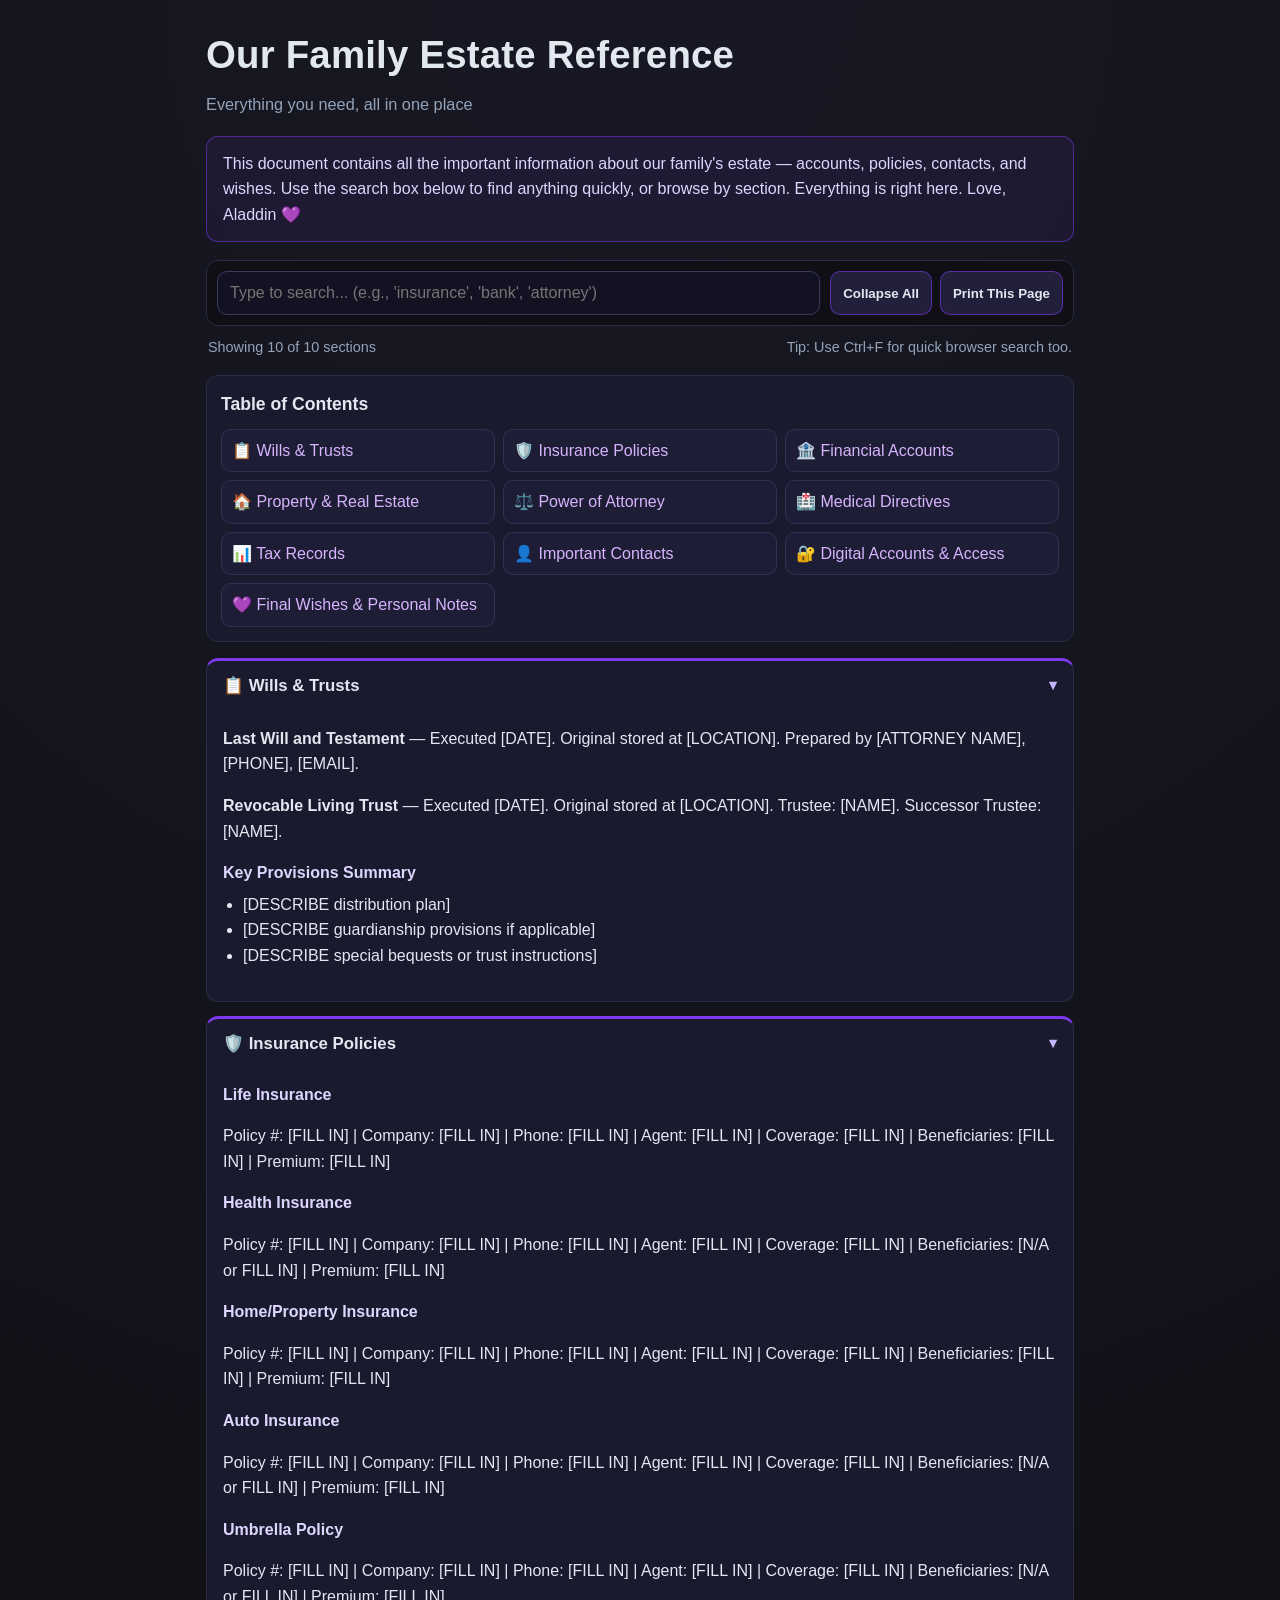
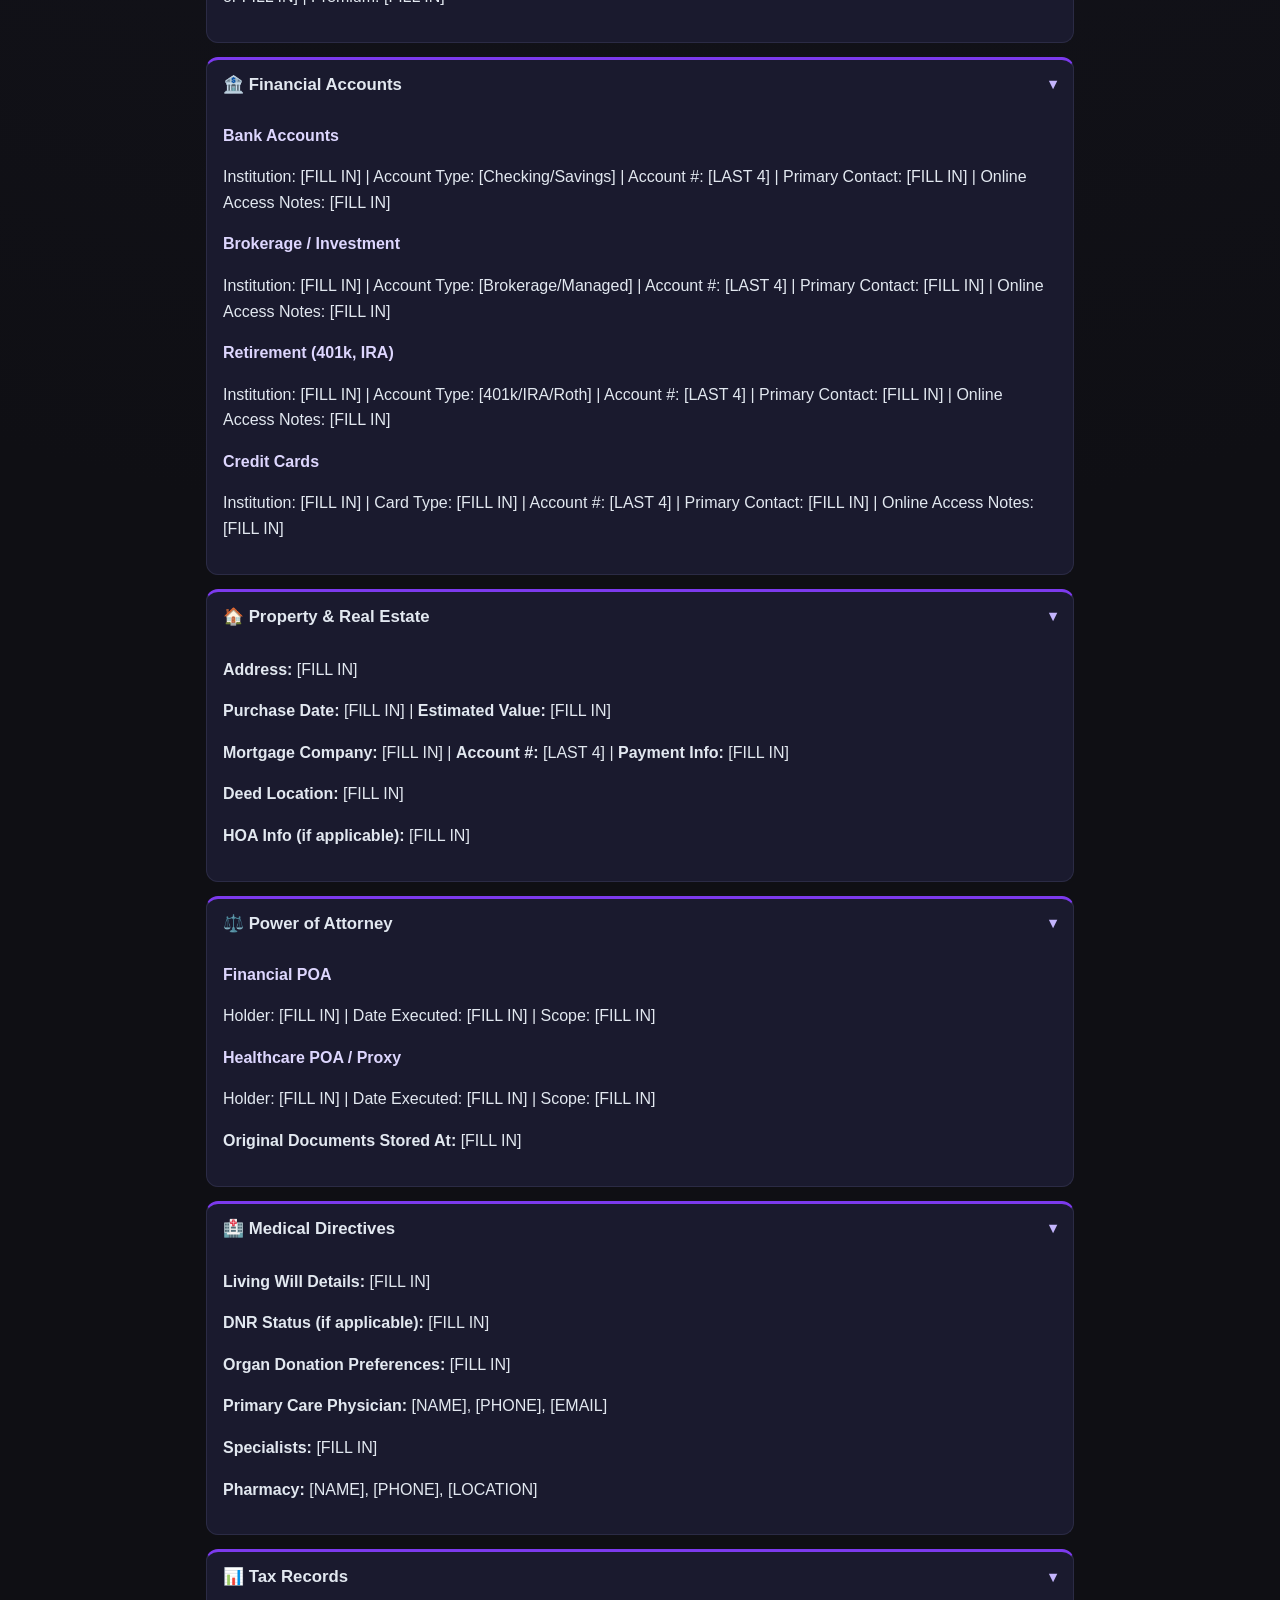
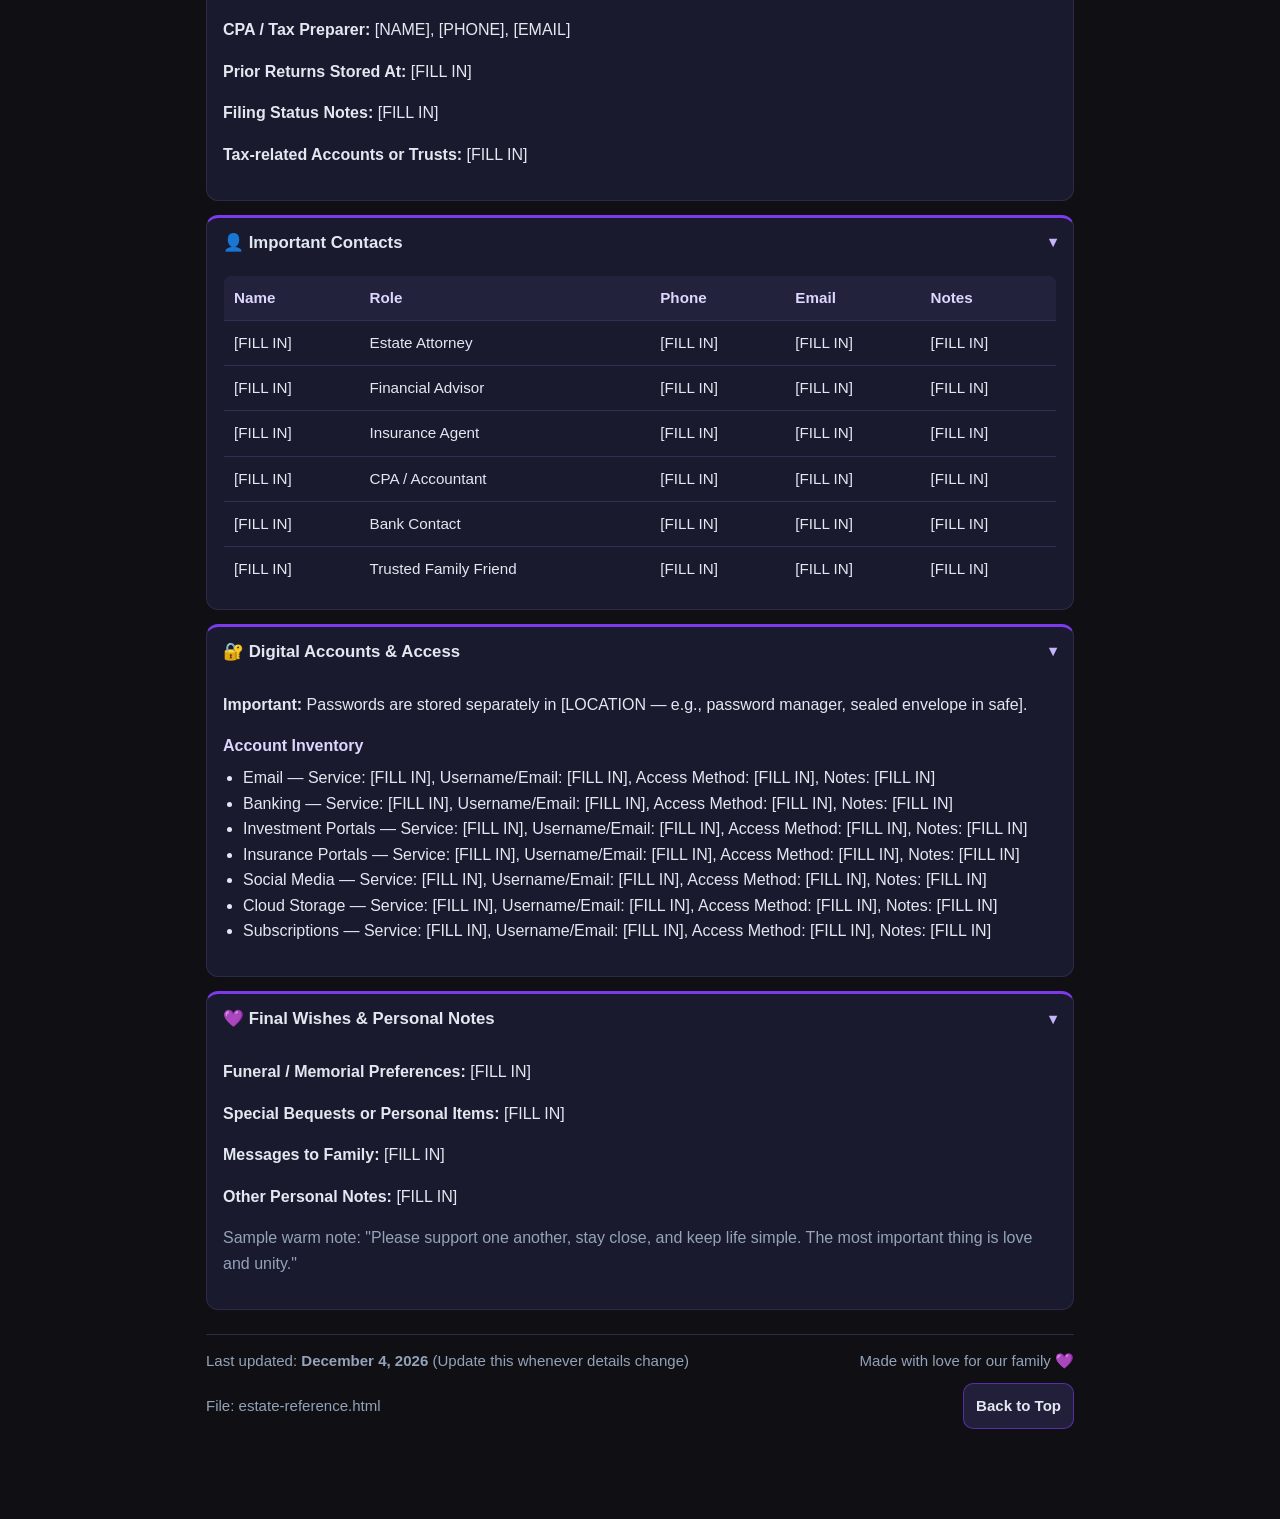
<file: docs/estate-reference.html>
<!DOCTYPE html>
<html lang="en">
<head>
  <meta charset="UTF-8" />
  <meta name="viewport" content="width=device-width, initial-scale=1.0" />
  <title>Our Family Estate Reference</title>
  <style>
    :root {
      --bg: #0f0f14;
      --card: #1a1a2e;
      --accent: #7c3aed;
      --text: #e2e8f0;
      --muted: #94a3b8;
      --border: #2b2b45;
      --highlight: rgba(124, 58, 237, 0.4);
    }

    * {
      box-sizing: border-box;
    }

    html {
      scroll-behavior: smooth;
    }

    body {
      margin: 0;
      background: radial-gradient(circle at top, #181824 0%, var(--bg) 45%);
      color: var(--text);
      font-family: -apple-system, BlinkMacSystemFont, "Segoe UI", Roboto, sans-serif;
      font-size: 16px;
      line-height: 1.6;
    }

    .container {
      max-width: 900px;
      margin: 0 auto;
      padding: 24px 16px 90px;
    }

    .hero {
      margin-bottom: 18px;
    }

    .hero h1 {
      margin: 0;
      font-size: clamp(1.7rem, 3vw, 2.4rem);
      letter-spacing: 0.2px;
    }

    .subtitle {
      margin: 6px 0 0;
      color: var(--muted);
      font-size: 1.02rem;
    }

    .welcome {
      margin-top: 18px;
      background: rgba(124, 58, 237, 0.08);
      border: 1px solid rgba(124, 58, 237, 0.55);
      border-radius: 12px;
      padding: 14px 16px;
      color: #ddd6fe;
    }

    .toolbar {
      position: sticky;
      top: 0;
      z-index: 20;
      background: rgba(15, 15, 20, 0.9);
      backdrop-filter: blur(6px);
      border: 1px solid var(--border);
      border-radius: 12px;
      padding: 10px;
      display: grid;
      grid-template-columns: 1fr auto;
      gap: 10px;
      margin: 18px 0 10px;
    }

    .search-wrap {
      position: relative;
    }

    #searchInput {
      width: 100%;
      border-radius: 10px;
      border: 1px solid #3b3b62;
      background: #121223;
      color: var(--text);
      padding: 12px 40px 12px 12px;
      font-size: 1rem;
      outline: none;
      transition: border-color 0.2s ease, box-shadow 0.2s ease;
    }

    #searchInput:focus {
      border-color: var(--accent);
      box-shadow: 0 0 0 3px rgba(124, 58, 237, 0.28);
    }

    #clearSearch {
      position: absolute;
      right: 8px;
      top: 50%;
      transform: translateY(-50%);
      border: 0;
      border-radius: 999px;
      width: 24px;
      height: 24px;
      background: #2a2a49;
      color: var(--text);
      cursor: pointer;
      display: none;
    }

    .toolbar-actions {
      display: flex;
      gap: 8px;
    }

    .btn {
      border: 1px solid rgba(124, 58, 237, 0.6);
      background: #221f3a;
      color: var(--text);
      border-radius: 10px;
      padding: 10px 12px;
      cursor: pointer;
      font-weight: 600;
      transition: box-shadow 0.2s ease, border-color 0.2s ease;
    }

    .btn:hover,
    .btn:focus-visible {
      border-color: var(--accent);
      box-shadow: 0 0 0 3px rgba(124, 58, 237, 0.22);
      outline: none;
    }

    .meta-row {
      display: flex;
      justify-content: space-between;
      gap: 10px;
      color: var(--muted);
      font-size: 0.9rem;
      margin: 6px 2px 16px;
      flex-wrap: wrap;
    }

    .toc {
      background: var(--card);
      border: 1px solid var(--border);
      border-radius: 12px;
      padding: 14px;
      margin-bottom: 16px;
    }

    .toc h2 {
      margin: 0 0 10px;
      font-size: 1.1rem;
    }

    .toc-grid {
      list-style: none;
      margin: 0;
      padding: 0;
      display: grid;
      grid-template-columns: repeat(auto-fit, minmax(230px, 1fr));
      gap: 8px;
    }

    .toc-grid a {
      display: block;
      text-decoration: none;
      color: #d8b4fe;
      background: #1d1d35;
      border: 1px solid #313155;
      border-radius: 10px;
      padding: 8px 10px;
      transition: border-color 0.2s ease, transform 0.2s ease;
    }

    .toc-grid a:hover {
      border-color: var(--accent);
      transform: translateY(-1px);
    }

    .section-card {
      background: var(--card);
      border: 1px solid var(--border);
      border-top: 3px solid var(--accent);
      border-radius: 12px;
      margin-bottom: 14px;
      overflow: hidden;
      transition: opacity 0.25s ease, transform 0.25s ease, max-height 0.3s ease;
      max-height: 2200px;
      opacity: 1;
    }

    .section-card.is-hidden {
      opacity: 0;
      transform: translateY(-6px);
      max-height: 0;
      margin-bottom: 0;
      border-width: 0;
      overflow: hidden;
      pointer-events: none;
    }

    .section-header {
      width: 100%;
      text-align: left;
      border: 0;
      background: transparent;
      color: var(--text);
      padding: 14px 16px;
      font-size: 1.05rem;
      font-weight: 700;
      display: flex;
      align-items: center;
      justify-content: space-between;
      gap: 10px;
      cursor: pointer;
    }

    .section-header:focus-visible {
      outline: none;
      box-shadow: inset 0 0 0 2px rgba(124, 58, 237, 0.45);
    }

    .chevron {
      transition: transform 0.25s ease;
      color: #c4b5fd;
      font-size: 0.95rem;
    }

    .section-card.is-collapsed .chevron {
      transform: rotate(-90deg);
    }

    .section-content {
      padding: 0 16px 16px;
      overflow: hidden;
      max-height: 1600px;
      transition: max-height 0.3s ease;
    }

    .section-card.is-collapsed .section-content {
      max-height: 0;
      padding-bottom: 0;
    }

    h3 {
      margin-top: 14px;
      margin-bottom: 6px;
      font-size: 1rem;
      color: #ddd6fe;
    }

    ul {
      margin-top: 6px;
      padding-left: 20px;
    }

    .muted {
      color: var(--muted);
    }

    table {
      width: 100%;
      border-collapse: collapse;
      margin-top: 8px;
      border: 1px solid #35355a;
      border-radius: 8px;
      overflow: hidden;
    }

    th,
    td {
      border-bottom: 1px solid #303054;
      padding: 10px;
      text-align: left;
      vertical-align: top;
      font-size: 0.95rem;
    }

    th {
      background: #22223c;
      color: #ddd6fe;
    }

    mark {
      background: var(--highlight);
      color: #f8f4ff;
      padding: 0 2px;
      border-radius: 3px;
    }

    .no-results {
      display: none;
      margin: 16px 0;
      border: 1px dashed #4b4b72;
      border-radius: 12px;
      padding: 16px;
      color: var(--muted);
      text-align: center;
      background: #17172a;
    }

    .footer {
      margin-top: 24px;
      border-top: 1px solid var(--border);
      padding-top: 14px;
      color: var(--muted);
      font-size: 0.94rem;
    }

    .footer-row {
      display: flex;
      justify-content: space-between;
      gap: 10px;
      flex-wrap: wrap;
      align-items: center;
    }

    .floating-top {
      position: fixed;
      right: 16px;
      bottom: 16px;
      z-index: 30;
      display: none;
      border: 0;
      background: var(--accent);
      color: #fff;
      border-radius: 999px;
      padding: 10px 12px;
      font-weight: 700;
      cursor: pointer;
      box-shadow: 0 10px 24px rgba(124, 58, 237, 0.32);
    }

    .floating-top:hover {
      box-shadow: 0 0 0 3px rgba(124, 58, 237, 0.26);
    }

    @media (max-width: 640px) {
      .toolbar {
        grid-template-columns: 1fr;
      }

      .toolbar-actions {
        width: 100%;
      }

      .btn {
        flex: 1;
      }
    }

    @media print {
      :root {
        --bg: #ffffff;
        --card: #ffffff;
        --text: #000000;
        --muted: #333333;
      }

      body {
        background: #ffffff;
        color: #000000;
      }

      .toolbar,
      .toc,
      .floating-top,
      .interactive-only {
        display: none !important;
      }

      .section-card {
        border: 1px solid #bbb;
        page-break-inside: avoid;
        break-inside: avoid;
        box-shadow: none;
      }

      .section-content {
        max-height: none !important;
        padding-bottom: 16px !important;
      }

      .section-card.is-collapsed .section-content {
        max-height: none !important;
      }

      .section-card.is-hidden {
        display: block !important;
        opacity: 1 !important;
        max-height: none !important;
      }

      .container {
        max-width: none;
        padding: 0;
      }

      a::after {
        content: " (" attr(href) ")";
        font-size: 0.8em;
      }
    }
  </style>
</head>
<body>
  <div class="container" id="top">
    <header class="hero">
      <h1>Our Family Estate Reference</h1>
      <p class="subtitle">Everything you need, all in one place</p>
      <div class="welcome">
        This document contains all the important information about our family's estate — accounts, policies, contacts, and wishes. Use the search box below to find anything quickly, or browse by section. Everything is right here. Love, Aladdin 💜
      </div>
    </header>

    <div class="toolbar interactive-only" aria-label="Search and section controls">
      <div class="search-wrap">
        <input id="searchInput" type="text" placeholder="Type to search... (e.g., 'insurance', 'bank', 'attorney')" />
        <button id="clearSearch" aria-label="Clear search" title="Clear search">×</button>
      </div>
      <div class="toolbar-actions">
        <button class="btn" id="toggleAllBtn" type="button">Collapse All</button>
        <button class="btn" id="printBtn" type="button">Print This Page</button>
      </div>
    </div>

    <div class="meta-row">
      <div id="resultCount">Showing 10 of 10 sections</div>
      <div>Tip: Use Ctrl+F for quick browser search too.</div>
    </div>

    <nav class="toc" aria-label="Table of contents">
      <h2>Table of Contents</h2>
      <ul class="toc-grid">
        <li><a href="#section-a">📋 Wills &amp; Trusts</a></li>
        <li><a href="#section-b">🛡️ Insurance Policies</a></li>
        <li><a href="#section-c">🏦 Financial Accounts</a></li>
        <li><a href="#section-d">🏠 Property &amp; Real Estate</a></li>
        <li><a href="#section-e">⚖️ Power of Attorney</a></li>
        <li><a href="#section-f">🏥 Medical Directives</a></li>
        <li><a href="#section-g">📊 Tax Records</a></li>
        <li><a href="#section-h">👤 Important Contacts</a></li>
        <li><a href="#section-i">🔐 Digital Accounts &amp; Access</a></li>
        <li><a href="#section-j">💜 Final Wishes &amp; Personal Notes</a></li>
      </ul>
    </nav>

    <main id="sectionsRoot">
      <!--
        EDITING GUIDE:
        - Update text inside each .section-content block.
        - Keep headings and section IDs unchanged for TOC links.
      -->

      <article class="section-card" id="section-a" data-title="Wills & Trusts">
        <button class="section-header" type="button" aria-expanded="true">
          <span>📋 Wills &amp; Trusts</span>
          <span class="chevron">▾</span>
        </button>
        <div class="section-content" data-original="">
          <p><strong>Last Will and Testament</strong> — Executed [DATE]. Original stored at [LOCATION]. Prepared by [ATTORNEY NAME], [PHONE], [EMAIL].</p>
          <p><strong>Revocable Living Trust</strong> — Executed [DATE]. Original stored at [LOCATION]. Trustee: [NAME]. Successor Trustee: [NAME].</p>
          <h3>Key Provisions Summary</h3>
          <ul>
            <li>[DESCRIBE distribution plan]</li>
            <li>[DESCRIBE guardianship provisions if applicable]</li>
            <li>[DESCRIBE special bequests or trust instructions]</li>
          </ul>
        </div>
      </article>

      <article class="section-card" id="section-b" data-title="Insurance Policies">
        <button class="section-header" type="button" aria-expanded="true">
          <span>🛡️ Insurance Policies</span>
          <span class="chevron">▾</span>
        </button>
        <div class="section-content" data-original="">
          <h3>Life Insurance</h3>
          <p>Policy #: [FILL IN] | Company: [FILL IN] | Phone: [FILL IN] | Agent: [FILL IN] | Coverage: [FILL IN] | Beneficiaries: [FILL IN] | Premium: [FILL IN]</p>
          <h3>Health Insurance</h3>
          <p>Policy #: [FILL IN] | Company: [FILL IN] | Phone: [FILL IN] | Agent: [FILL IN] | Coverage: [FILL IN] | Beneficiaries: [N/A or FILL IN] | Premium: [FILL IN]</p>
          <h3>Home/Property Insurance</h3>
          <p>Policy #: [FILL IN] | Company: [FILL IN] | Phone: [FILL IN] | Agent: [FILL IN] | Coverage: [FILL IN] | Beneficiaries: [FILL IN] | Premium: [FILL IN]</p>
          <h3>Auto Insurance</h3>
          <p>Policy #: [FILL IN] | Company: [FILL IN] | Phone: [FILL IN] | Agent: [FILL IN] | Coverage: [FILL IN] | Beneficiaries: [N/A or FILL IN] | Premium: [FILL IN]</p>
          <h3>Umbrella Policy</h3>
          <p>Policy #: [FILL IN] | Company: [FILL IN] | Phone: [FILL IN] | Agent: [FILL IN] | Coverage: [FILL IN] | Beneficiaries: [N/A or FILL IN] | Premium: [FILL IN]</p>
        </div>
      </article>

      <article class="section-card" id="section-c" data-title="Financial Accounts">
        <button class="section-header" type="button" aria-expanded="true">
          <span>🏦 Financial Accounts</span>
          <span class="chevron">▾</span>
        </button>
        <div class="section-content" data-original="">
          <h3>Bank Accounts</h3>
          <p>Institution: [FILL IN] | Account Type: [Checking/Savings] | Account #: [LAST 4] | Primary Contact: [FILL IN] | Online Access Notes: [FILL IN]</p>
          <h3>Brokerage / Investment</h3>
          <p>Institution: [FILL IN] | Account Type: [Brokerage/Managed] | Account #: [LAST 4] | Primary Contact: [FILL IN] | Online Access Notes: [FILL IN]</p>
          <h3>Retirement (401k, IRA)</h3>
          <p>Institution: [FILL IN] | Account Type: [401k/IRA/Roth] | Account #: [LAST 4] | Primary Contact: [FILL IN] | Online Access Notes: [FILL IN]</p>
          <h3>Credit Cards</h3>
          <p>Institution: [FILL IN] | Card Type: [FILL IN] | Account #: [LAST 4] | Primary Contact: [FILL IN] | Online Access Notes: [FILL IN]</p>
        </div>
      </article>

      <article class="section-card" id="section-d" data-title="Property & Real Estate">
        <button class="section-header" type="button" aria-expanded="true">
          <span>🏠 Property &amp; Real Estate</span>
          <span class="chevron">▾</span>
        </button>
        <div class="section-content" data-original="">
          <p><strong>Address:</strong> [FILL IN]</p>
          <p><strong>Purchase Date:</strong> [FILL IN] | <strong>Estimated Value:</strong> [FILL IN]</p>
          <p><strong>Mortgage Company:</strong> [FILL IN] | <strong>Account #:</strong> [LAST 4] | <strong>Payment Info:</strong> [FILL IN]</p>
          <p><strong>Deed Location:</strong> [FILL IN]</p>
          <p><strong>HOA Info (if applicable):</strong> [FILL IN]</p>
        </div>
      </article>

      <article class="section-card" id="section-e" data-title="Power of Attorney">
        <button class="section-header" type="button" aria-expanded="true">
          <span>⚖️ Power of Attorney</span>
          <span class="chevron">▾</span>
        </button>
        <div class="section-content" data-original="">
          <h3>Financial POA</h3>
          <p>Holder: [FILL IN] | Date Executed: [FILL IN] | Scope: [FILL IN]</p>
          <h3>Healthcare POA / Proxy</h3>
          <p>Holder: [FILL IN] | Date Executed: [FILL IN] | Scope: [FILL IN]</p>
          <p><strong>Original Documents Stored At:</strong> [FILL IN]</p>
        </div>
      </article>

      <article class="section-card" id="section-f" data-title="Medical Directives">
        <button class="section-header" type="button" aria-expanded="true">
          <span>🏥 Medical Directives</span>
          <span class="chevron">▾</span>
        </button>
        <div class="section-content" data-original="">
          <p><strong>Living Will Details:</strong> [FILL IN]</p>
          <p><strong>DNR Status (if applicable):</strong> [FILL IN]</p>
          <p><strong>Organ Donation Preferences:</strong> [FILL IN]</p>
          <p><strong>Primary Care Physician:</strong> [NAME], [PHONE], [EMAIL]</p>
          <p><strong>Specialists:</strong> [FILL IN]</p>
          <p><strong>Pharmacy:</strong> [NAME], [PHONE], [LOCATION]</p>
        </div>
      </article>

      <article class="section-card" id="section-g" data-title="Tax Records">
        <button class="section-header" type="button" aria-expanded="true">
          <span>📊 Tax Records</span>
          <span class="chevron">▾</span>
        </button>
        <div class="section-content" data-original="">
          <p><strong>CPA / Tax Preparer:</strong> [NAME], [PHONE], [EMAIL]</p>
          <p><strong>Prior Returns Stored At:</strong> [FILL IN]</p>
          <p><strong>Filing Status Notes:</strong> [FILL IN]</p>
          <p><strong>Tax-related Accounts or Trusts:</strong> [FILL IN]</p>
        </div>
      </article>

      <article class="section-card" id="section-h" data-title="Important Contacts">
        <button class="section-header" type="button" aria-expanded="true">
          <span>👤 Important Contacts</span>
          <span class="chevron">▾</span>
        </button>
        <div class="section-content" data-original="">
          <table>
            <thead>
              <tr>
                <th>Name</th>
                <th>Role</th>
                <th>Phone</th>
                <th>Email</th>
                <th>Notes</th>
              </tr>
            </thead>
            <tbody>
              <tr><td>[FILL IN]</td><td>Estate Attorney</td><td>[FILL IN]</td><td>[FILL IN]</td><td>[FILL IN]</td></tr>
              <tr><td>[FILL IN]</td><td>Financial Advisor</td><td>[FILL IN]</td><td>[FILL IN]</td><td>[FILL IN]</td></tr>
              <tr><td>[FILL IN]</td><td>Insurance Agent</td><td>[FILL IN]</td><td>[FILL IN]</td><td>[FILL IN]</td></tr>
              <tr><td>[FILL IN]</td><td>CPA / Accountant</td><td>[FILL IN]</td><td>[FILL IN]</td><td>[FILL IN]</td></tr>
              <tr><td>[FILL IN]</td><td>Bank Contact</td><td>[FILL IN]</td><td>[FILL IN]</td><td>[FILL IN]</td></tr>
              <tr><td>[FILL IN]</td><td>Trusted Family Friend</td><td>[FILL IN]</td><td>[FILL IN]</td><td>[FILL IN]</td></tr>
            </tbody>
          </table>
        </div>
      </article>

      <article class="section-card" id="section-i" data-title="Digital Accounts & Access">
        <button class="section-header" type="button" aria-expanded="true">
          <span>🔐 Digital Accounts &amp; Access</span>
          <span class="chevron">▾</span>
        </button>
        <div class="section-content" data-original="">
          <p><strong>Important:</strong> Passwords are stored separately in [LOCATION — e.g., password manager, sealed envelope in safe].</p>
          <h3>Account Inventory</h3>
          <ul>
            <li>Email — Service: [FILL IN], Username/Email: [FILL IN], Access Method: [FILL IN], Notes: [FILL IN]</li>
            <li>Banking — Service: [FILL IN], Username/Email: [FILL IN], Access Method: [FILL IN], Notes: [FILL IN]</li>
            <li>Investment Portals — Service: [FILL IN], Username/Email: [FILL IN], Access Method: [FILL IN], Notes: [FILL IN]</li>
            <li>Insurance Portals — Service: [FILL IN], Username/Email: [FILL IN], Access Method: [FILL IN], Notes: [FILL IN]</li>
            <li>Social Media — Service: [FILL IN], Username/Email: [FILL IN], Access Method: [FILL IN], Notes: [FILL IN]</li>
            <li>Cloud Storage — Service: [FILL IN], Username/Email: [FILL IN], Access Method: [FILL IN], Notes: [FILL IN]</li>
            <li>Subscriptions — Service: [FILL IN], Username/Email: [FILL IN], Access Method: [FILL IN], Notes: [FILL IN]</li>
          </ul>
        </div>
      </article>

      <article class="section-card" id="section-j" data-title="Final Wishes & Personal Notes">
        <button class="section-header" type="button" aria-expanded="true">
          <span>💜 Final Wishes &amp; Personal Notes</span>
          <span class="chevron">▾</span>
        </button>
        <div class="section-content" data-original="">
          <p><strong>Funeral / Memorial Preferences:</strong> [FILL IN]</p>
          <p><strong>Special Bequests or Personal Items:</strong> [FILL IN]</p>
          <p><strong>Messages to Family:</strong> [FILL IN]</p>
          <p><strong>Other Personal Notes:</strong> [FILL IN]</p>
          <p class="muted">Sample warm note: "Please support one another, stay close, and keep life simple. The most important thing is love and unity."</p>
        </div>
      </article>

      <div class="no-results" id="noResults">No results found. Try a different search term.</div>
    </main>

    <footer class="footer">
      <div class="footer-row">
        <div>
          Last updated: <strong id="lastUpdatedText">[DATE]</strong>
          <span class="muted">(Update this whenever details change)</span>
        </div>
        <div>Made with love for our family 💜</div>
      </div>
      <div class="footer-row" style="margin-top: 10px;">
        <div class="muted">File: estate-reference.html</div>
        <div>
          <a href="#top" class="btn" style="text-decoration:none; display:inline-block;">Back to Top</a>
        </div>
      </div>
    </footer>
  </div>

  <button class="floating-top" id="floatingTopBtn" type="button" aria-label="Back to top">↑ Top</button>

  <script>
    (function () {
      const searchInput = document.getElementById("searchInput");
      const clearSearchBtn = document.getElementById("clearSearch");
      const resultCount = document.getElementById("resultCount");
      const noResults = document.getElementById("noResults");
      const cards = Array.from(document.querySelectorAll(".section-card"));
      const toggleAllBtn = document.getElementById("toggleAllBtn");
      const printBtn = document.getElementById("printBtn");
      const floatingTopBtn = document.getElementById("floatingTopBtn");
      const lastUpdatedText = document.getElementById("lastUpdatedText");

      // Store original HTML so highlight reset is reliable.
      cards.forEach((card) => {
        const content = card.querySelector(".section-content");
        content.dataset.original = content.innerHTML;
      });

      function formatDate(date) {
        return date.toLocaleDateString(undefined, {
          year: "numeric",
          month: "long",
          day: "numeric"
        });
      }

      function setLastUpdated() {
        const key = "estate_reference_last_updated";
        let saved = localStorage.getItem(key);
        if (!saved) {
          saved = formatDate(new Date());
          localStorage.setItem(key, saved);
        }
        lastUpdatedText.textContent = saved;
      }

      function resetHighlights() {
        cards.forEach((card) => {
          const content = card.querySelector(".section-content");
          content.innerHTML = content.dataset.original || content.innerHTML;
        });
      }

      function escapeRegex(text) {
        return text.replace(/[.*+?^${}()|[\]\\]/g, "\\$&");
      }

      function highlightInElement(element, term) {
        const walker = document.createTreeWalker(element, NodeFilter.SHOW_TEXT);
        const textNodes = [];
        let node;
        while ((node = walker.nextNode())) {
          if (node.nodeValue.trim()) {
            textNodes.push(node);
          }
        }

        const regex = new RegExp(escapeRegex(term), "gi");
        textNodes.forEach((textNode) => {
          const text = textNode.nodeValue;
          if (!regex.test(text)) {
            return;
          }
          regex.lastIndex = 0;

          const frag = document.createDocumentFragment();
          let lastIndex = 0;
          let match;

          while ((match = regex.exec(text)) !== null) {
            const before = text.slice(lastIndex, match.index);
            if (before) {
              frag.appendChild(document.createTextNode(before));
            }

            const mark = document.createElement("mark");
            mark.textContent = match[0];
            frag.appendChild(mark);

            lastIndex = match.index + match[0].length;
          }

          const after = text.slice(lastIndex);
          if (after) {
            frag.appendChild(document.createTextNode(after));
          }

          textNode.parentNode.replaceChild(frag, textNode);
        });
      }

      function applySearch() {
        const term = searchInput.value.trim().toLowerCase();
        clearSearchBtn.style.display = term ? "inline-grid" : "none";

        resetHighlights();

        let shown = 0;
        cards.forEach((card) => {
          const haystack = card.textContent.toLowerCase();
          const match = !term || haystack.includes(term);
          card.classList.toggle("is-hidden", !match);
          if (match) {
            shown += 1;
            if (term) {
              const content = card.querySelector(".section-content");
              highlightInElement(content, term);
            }
          }
        });

        noResults.style.display = shown === 0 ? "block" : "none";
        resultCount.textContent = "Showing " + shown + " of " + cards.length + " sections";
      }

      function setCardExpanded(card, expanded) {
        card.classList.toggle("is-collapsed", !expanded);
        const header = card.querySelector(".section-header");
        header.setAttribute("aria-expanded", expanded ? "true" : "false");
      }

      function areAllExpanded() {
        return cards.every((card) => !card.classList.contains("is-collapsed"));
      }

      function syncToggleAllLabel() {
        toggleAllBtn.textContent = areAllExpanded() ? "Collapse All" : "Expand All";
      }

      cards.forEach((card) => {
        const header = card.querySelector(".section-header");
        header.addEventListener("click", () => {
          const isCollapsed = card.classList.contains("is-collapsed");
          setCardExpanded(card, isCollapsed);
          syncToggleAllLabel();
        });
      });

      toggleAllBtn.addEventListener("click", () => {
        const expand = !areAllExpanded();
        cards.forEach((card) => setCardExpanded(card, expand));
        syncToggleAllLabel();
      });

      searchInput.addEventListener("input", applySearch);
      clearSearchBtn.addEventListener("click", () => {
        searchInput.value = "";
        applySearch();
        searchInput.focus();
      });

      printBtn.addEventListener("click", () => {
        cards.forEach((card) => setCardExpanded(card, true));
        syncToggleAllLabel();
        window.print();
      });

      floatingTopBtn.addEventListener("click", () => {
        window.scrollTo({ top: 0, behavior: "smooth" });
      });

      window.addEventListener("scroll", () => {
        floatingTopBtn.style.display = window.scrollY > 250 ? "inline-block" : "none";
      }, { passive: true });

      // Initialize UI state.
      cards.forEach((card) => setCardExpanded(card, true));
      syncToggleAllLabel();
      setLastUpdated();
      applySearch();
    })();
  </script>
</body>
</html>
</file>
